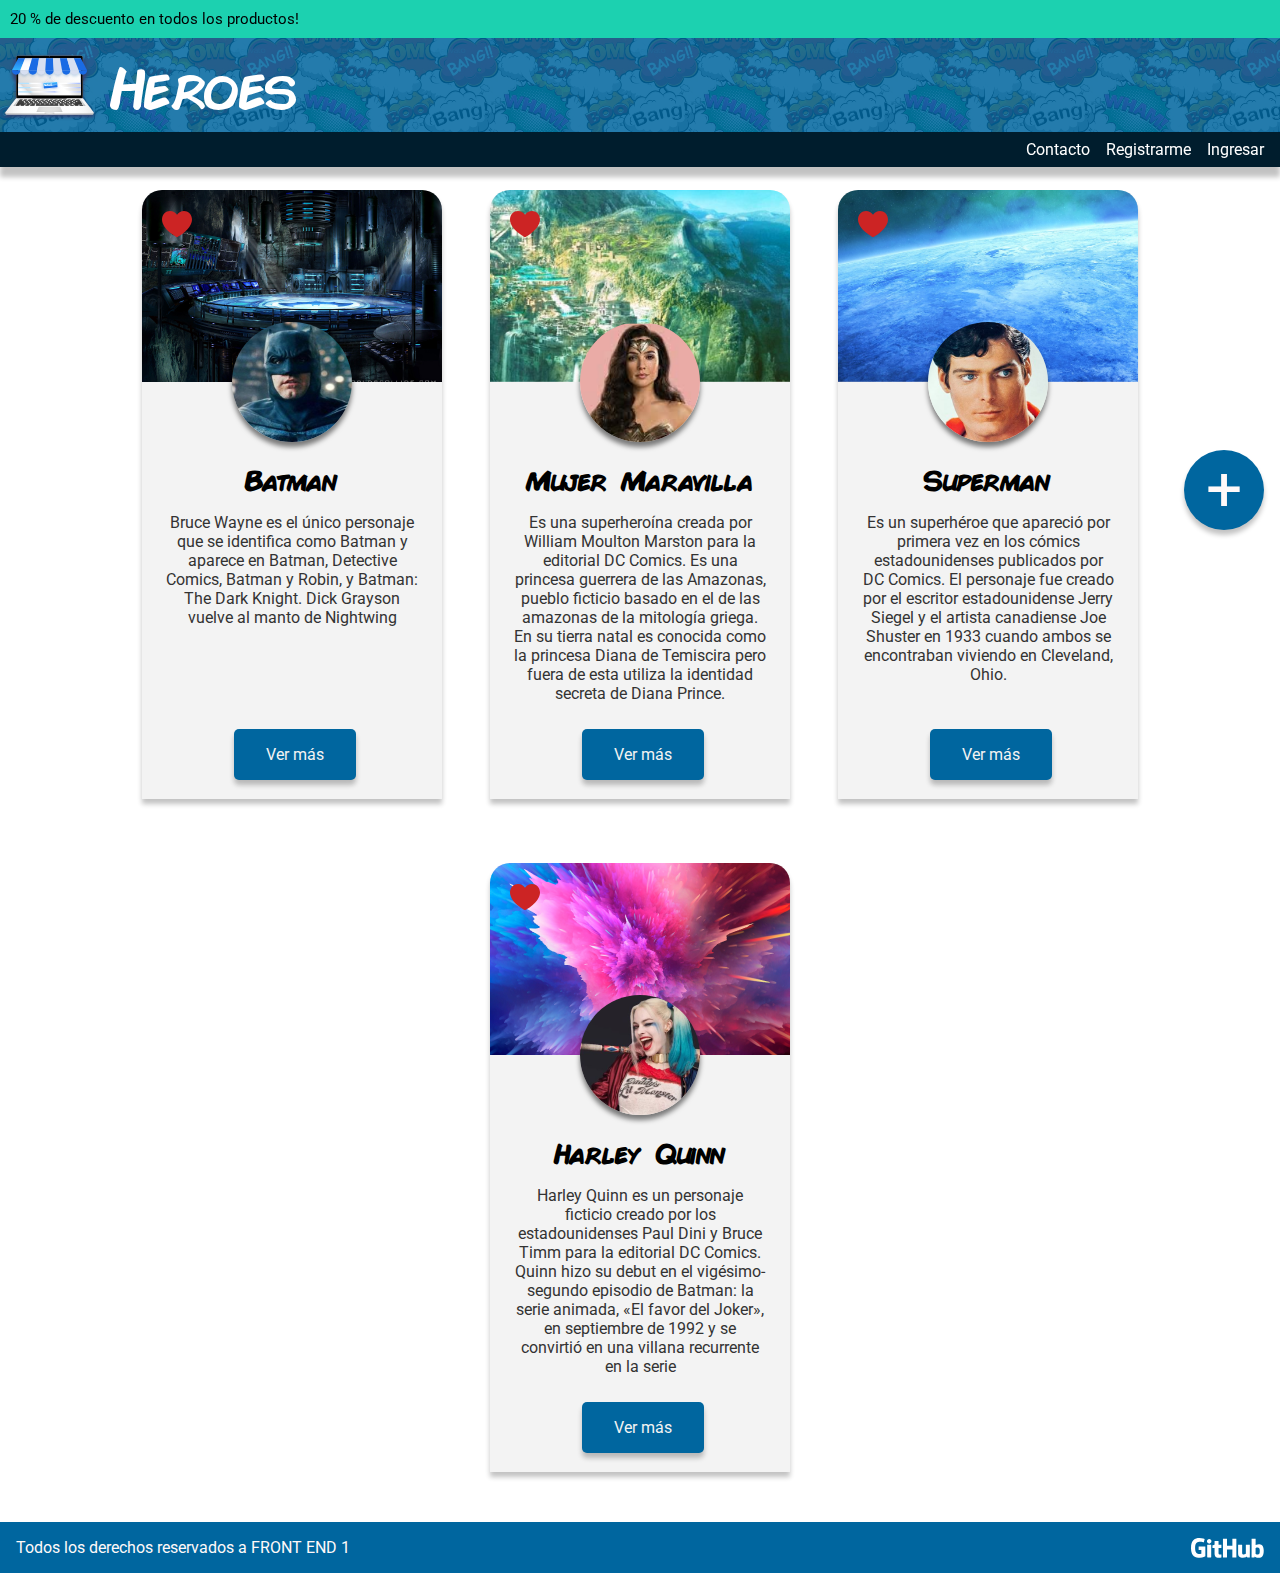
<file: index.html>
<!DOCTYPE html>
<html lang="es">

<head>
    <meta charset="UTF-8">
    <meta http-equiv="X-UA-Compatible" content="IE=edge">
    <meta name="viewport" content="width=device-width, initial-scale=1.0">
    <title>Heroes</title>
    <link rel="stylesheet" href="css/estilos.css">
</head>

<body>

    <!-- HEADER -->



    <header>
        <div class="header-top">
            <p>20 % de descuento en todos los productos!</p>
        </div>
        <div class="titulo">
            <img src="img/logo.svg" alt="Logo">
            <h1>Heroes</h1>
        </div>
        <nav>
            <ul>
                <li><a href="#">Contacto</a> </li>
                <li><a href="#">Registrarme</a></li>
                <li><a href="#">Ingresar</a></li>
            </ul>
        </nav>
    </header>

    <!-- MAIN -->

    <main>
        <section class="lista-heroes">

            <div class="card">
                <div class="card-imagen batman">
                    <a href="#">
                        <img class="fav" src="img/like.svg" alt="Favorito">
                    </a>
                </div>
                <div class="card-texto">
                    <img class="img-heroe" src="img/batman.png" alt="Batman">
                    <h2>Batman</h2>
                    <p>Bruce Wayne es el único personaje que se identifica como Batman y aparece en Batman, Detective
                        Comics, Batman y Robin, y Batman: The Dark Knight. Dick Grayson vuelve al manto de Nightwing</p>
                </div>
                <div class="card-btn">
                    <a class="ver-mas" href="#">Ver más</a>
                </div>
            </div>


            <div class="card">
                <div class="card-imagen wonder">
                    <a href="#">
                        <img class="fav" src="img/like.svg" alt="Favorito">
                    </a>
                </div>
                <div class="card-texto">
                    <img class="img-heroe" src="img/wonder.png" alt="Mujer Maravilla">
                    <h2>Mujer Maravilla</h2>
                    <p>Es una superheroína creada por William Moulton Marston para la editorial DC Comics. Es una
                        princesa guerrera de las Amazonas, pueblo ficticio basado en el de las amazonas de la mitología
                        griega. En su tierra natal es conocida como la princesa Diana de Temiscira pero fuera de esta
                        utiliza la identidad secreta de Diana Prince.</p>
                </div>
                <div class="card-btn">
                    <a class="ver-mas" href="#">Ver más</a>
                </div>
            </div>

            <div class="card">
                <div class="card-imagen superman">
                    <a href="#">
                        <img class="fav" src="img/like.svg" alt="Favorito">
                    </a>
                </div>
                <div class="card-texto">
                    <picture>
                        <source srcset="img/superman-mobile.png" media="(max-width: 480px)">
                        <img class="img-heroe" src="img/superman.png" alt="Superman">
                    </picture>

                    <h2>Superman</h2>
                    <p>Es un superhéroe que apareció por primera vez en los cómics estadounidenses publicados por DC
                        Comics. ​
                        El personaje fue creado por el escritor estadounidense Jerry Siegel y el artista canadiense Joe
                        Shuster en 1933 cuando ambos se encontraban viviendo en Cleveland, Ohio.</p>
                </div>
                <div class="card-btn">
                    <a class="ver-mas" href="#">Ver más</a>
                </div>

            </div>

            <div class="card">
                <div class="card-imagen harley">
                    <a href="#">
                        <img class="fav" src="img/like.svg" alt="Favorito">
                    </a>
                </div>
                <div class="card-texto">
                    <picture>
                        <source srcset="img/harley-tablet.png" media="(max-width: 768px)">
                        <img class="img-heroe" src="img/harley.png" alt="Harley Quinn">
                    </picture>
                    <h2>Harley Quinn</h2>
                    <p>Harley Quinn es un personaje ficticio creado por los estadounidenses Paul Dini y Bruce Timm para
                        la editorial DC Comics. Quinn hizo su debut en el vigésimo-segundo episodio de Batman: la serie
                        animada, «El favor del Joker», en septiembre de 1992 y se convirtió en una villana recurrente en
                        la serie</p>
                </div>
                <div class="card-btn">
                    <a class="ver-mas" href="detail-harley.html">Ver más</a>
                </div>
            </div>


        </section>
        <div class="boton-mas">
            <p>+</p>
        </div>
    </main>

    <!-- FOOTER -->

    <footer>
        <p>Todos los derechos reservados a FRONT END 1</p>
        <a href="https://github.com/damianmicheli"><img src="img/github.svg" alt="Github"></a>
    </footer>

</body>

</html>
</file>
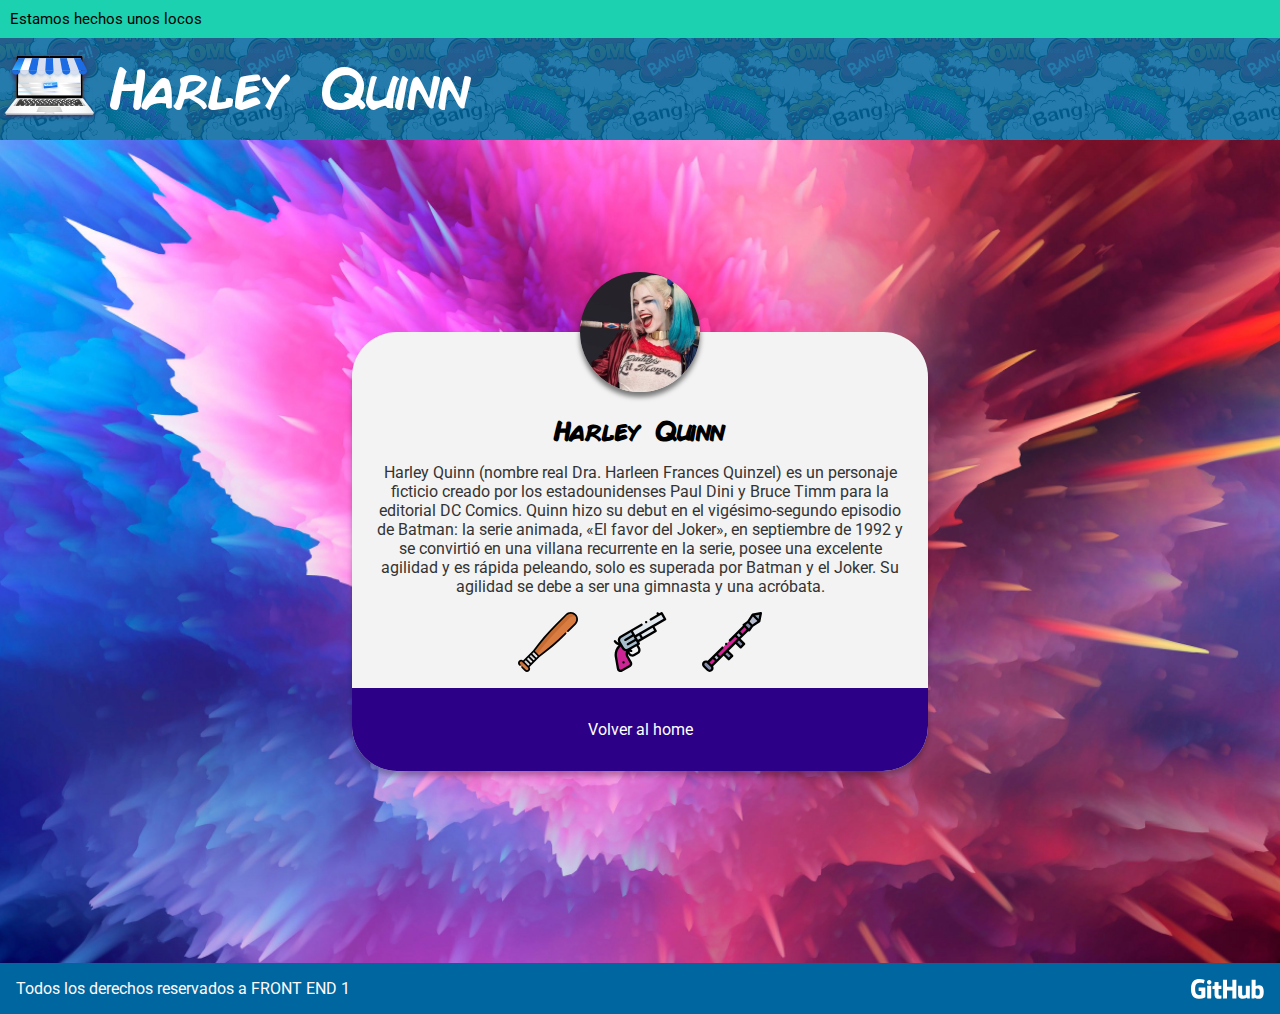
<file: detail-harley.html>
<!DOCTYPE html>
<html lang="es">

<head>
    <meta charset="UTF-8">
    <meta http-equiv="X-UA-Compatible" content="IE=edge">
    <meta name="viewport" content="width=device-width, initial-scale=1.0">
    <title>Heroes</title>
    <link rel="stylesheet" href="css/estilos.css">
</head>

<body>

    <!-- HEADER -->



    <header>
        <div class="header-top">
            <p>Estamos hechos unos locos</p>
        </div>
        <div class="titulo">
            <img src="img/logo.svg" alt="Logo">
            <h1>Harley Quinn</h1>
        </div>

    </header>

    <!-- MAIN -->

    <main class="detail-harley">
        <div class="card-detail">

            <div class="card-texto">
                <picture>
                    <source srcset="img/harley-tablet.png" media="(max-width: 768px)">
                    <img class="img-heroe" src="img/harley.png" alt="Harley Quinn">
                </picture>
                <h2>Harley Quinn</h2>
                <p>Harley Quinn (nombre real Dra. Harleen Frances Quinzel) es un personaje ficticio creado por los estadounidenses Paul Dini y Bruce Timm para la editorial DC Comics. Quinn hizo su debut en el vigésimo-segundo episodio de Batman: la serie animada, «El favor del Joker», en septiembre de 1992 y se convirtió en una villana recurrente en la serie, posee una excelente agilidad y es rápida peleando, solo es superada por Batman y el Joker. Su agilidad se debe a ser una gimnasta y una acróbata.</p>
            </div>
            <div class="armas">
                <img src="img/bate.svg" alt="Bate">
                <img src="img/gun.svg" alt="Pistola">
                <img src="img/bazooka.svg" alt="Bazzoka">

            </div>
            <a href="index.html">
            <div class="volver">
                <p>Volver al home</p>  
            </div>
        </a>
        </div>

    </main>

    <!-- FOOTER -->

    <footer>
        <p>Todos los derechos reservados a FRONT END 1</p>
        <a href="https://github.com/damianmicheli"><img src="img/github.svg" alt="Github"></a>
    </footer>

</body>

</html>
</file>
<file: css/estilos.css>
/* Fuentes */
@import url('https://fonts.googleapis.com/css2?family=Roboto&display=swap');
@font-face {
    font-family: 'Comic Book';
    font-style: normal;
    font-weight: 400;
    src: url('../fonts/Comic Book.otf');
  }

/* Propiedades generales */



* {
    box-sizing: border-box;
    margin:0;
    padding: 0;
}
ul {
    list-style-type: none;
}
a {
    text-decoration: none;
    color: #FFFFFF;
}

body {
    font-family: 'Roboto', sans-serif;
}

/*--- Header ----------------------*/
.header-top {
    background-color: #1CD1B0;
    font-size: 15px;
    height: 38px;
    padding: 10px;
}

.titulo {
    display:flex;
    align-items: center;
}

header {
    background: #00669F url(../img/background.png) repeat;
    height: 140px;
    position: sticky;
    top: -39px;
    z-index: 99;
}

header h1 {
    font-family: 'Comic Book', sans-serif;
    font-size: 58px;
    font-weight: normal;
    padding: 10px 10px;
    color: #FFFFFF;
}

/* Nav-bar */

nav {
    background-color: #001D2D;
    box-shadow: 0 10px 5px rgba(0, 0, 0, 0.24);
    padding: 0.5rem 1rem;

}

nav>ul {
    display: flex;
    justify-content: flex-end;
    gap: 1rem;
}

/*--- Main ------------------------------------ */

/* Seccion Lista Heroes */
.lista-heroes {
    padding: 50px 15px;
    display: flex;
    flex-wrap: wrap;
    justify-content: center;
    gap: 4rem 3rem ;
}

/* Cards */
.card{
    border-radius: 20px 20px 0 0;
    box-shadow: 0 5px 5px rgba(0, 0, 0, 0.24);
    position: relative;
    width: 300px;
    background-color: #F3F3F3;

}

/* Contenedor del fondo del personaje */
.card-imagen {
    height: 12rem;
    border-radius: 20px 20px 0 0;
    background-size: cover;
}

/* Imagen de fondo del personaje */


.card-imagen.batman {
background-image: url(../img/back-batman.png);
}

.card-imagen.harley {
background-image: url(../img/back-harley.png);
}

.card-imagen.superman {
background-image: url(../img/back-superman.png);
}

.card-imagen.wonder {
background-image: url(../img/back-wonder.png);
}



/* Contenedor texto */
.card-texto {
    position: relative;
    padding: 4rem 1.5rem 6rem;
}

/* Titulo de la card (nombre del heroe) */
.card-texto h2 {
    color: #000;
    font-family: 'Comic Book', sans-serif;
    font-size: 1.7rem;
    padding: 1rem 0.5rem;
    text-align: center;
}

/* Parrafo de la card */
.card-texto p
{
    font-size: 16px;
    color: #333333;
    /* padding: 0 17px; */
    text-align: center;
}

/* Retrato del Heroe */
.img-heroe {
    border-radius: 50%;
    box-shadow: 0 5px 5px rgba(0, 0, 0, 0.5);
    left: calc(50% - 60px);
    position: absolute;
    top: -60px;
    width: 7.5rem;
}

/* Corazon */
.fav {
    position: absolute;
    left: 20px;
    top: 20px;
}

/* Boton Ver mas */
.ver-mas {
    background-color: #00669F;
    bottom: 1.2rem;
    box-shadow: 0 5px 5px rgba(0, 0, 0, 0.24);
    color:#F3F3F3;
    display: inline-block;
    font-size: 1rem;
    padding: 1rem 2rem;
    position: absolute;
    right: calc(50% - 64px);
    border-radius: 5px;
}

.ver-mas:hover {
    font-weight: bold;
    box-shadow: 0 10px 10px rgba(0, 0, 0, 0.24);
    bottom: 1.3rem;
    background-color: #0082ce;
    }



/*--- Footer ---------------------------------------------*/

footer {
    background-color: #00669F;
    color: #FFF9F9;
    height: 51px;
    font-size: 16px;
    padding: 16px;
    display: flex;
    justify-content: space-between;
}

footer>a>img {
    height: 20px;
}

.boton-mas {
    display: initial;
    background-color: #00669F;
    color: #FFF9F9;
    height: 5rem;
    width: 5rem;
    text-align: center;
    font-size: 4rem;
    position: fixed;
    top: 50vh;
    padding-top: 0.15rem;
    right: 1rem;
    border-radius: 50%;
    box-shadow: 0 5px 5px rgba(0, 0, 0, 0.24);

}

/* Detail Harley */

/* MAIN */
.detail-harley {
background-image: url(../img/back-harley-detail.png);
background-size: cover;
background-repeat: no-repeat;
background-position: center;
padding: 12rem 0;
}

.card-detail{
    border-radius: 45px;
    box-shadow: 0 5px 5px rgba(0, 0, 0, 0.24);
    position: relative;
    width: 45%;
    min-width: 18rem;
    background-color: #F3F3F3;
    margin: auto;
}

.card-detail>.card-texto {
    padding: 4rem 1.5rem 0;
}

.armas {
    display: flex;
    justify-content: center;
    gap: 2rem;
    padding:1rem;
}
.volver {
    background-color: #2C0187;
    text-align: center;
    padding: 2rem;
    border-radius: 0 0 45px 45px;
}


@media screen and (max-width:768px){





.card-imagen.harley {
    background-image: url(../img/back-harley-tablet.png);
    }

.card-imagen.batman {
    background-image: url(../img/back-batman-tablet.png);
    }

}
</file>
